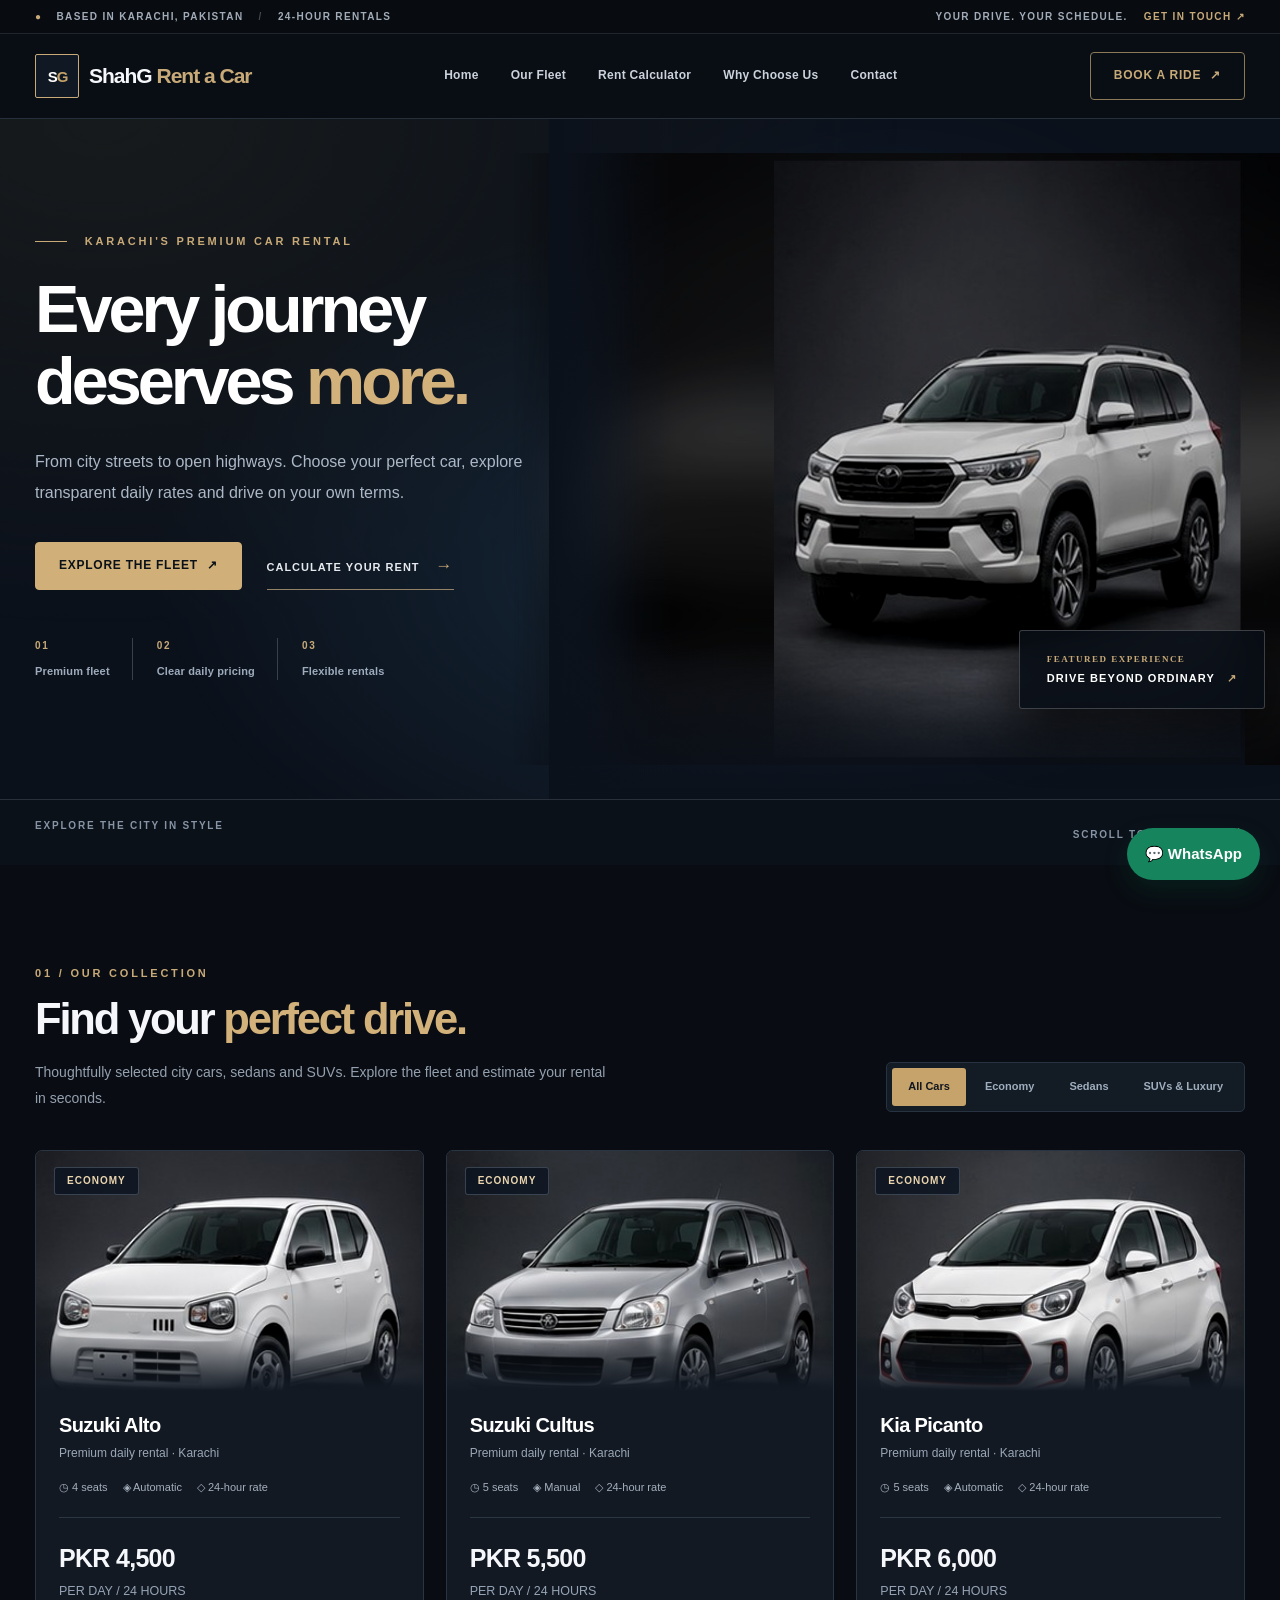
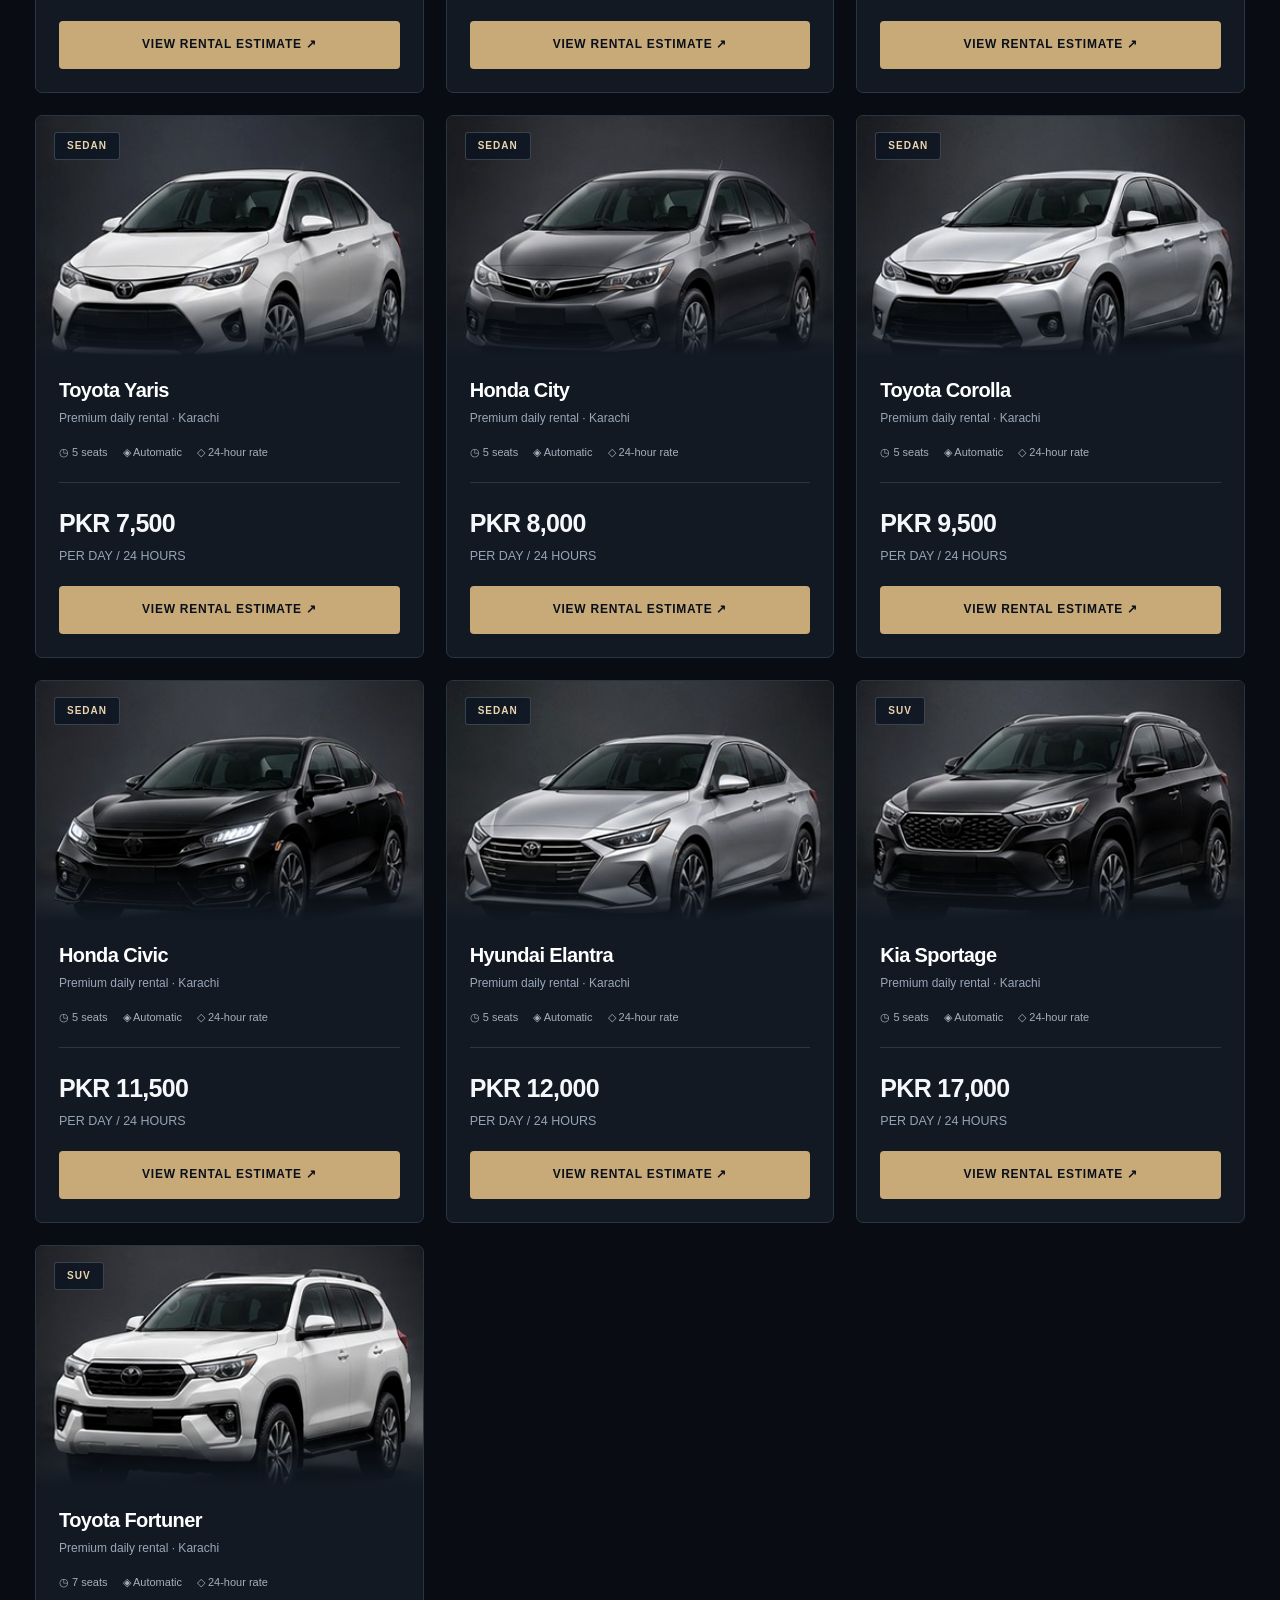
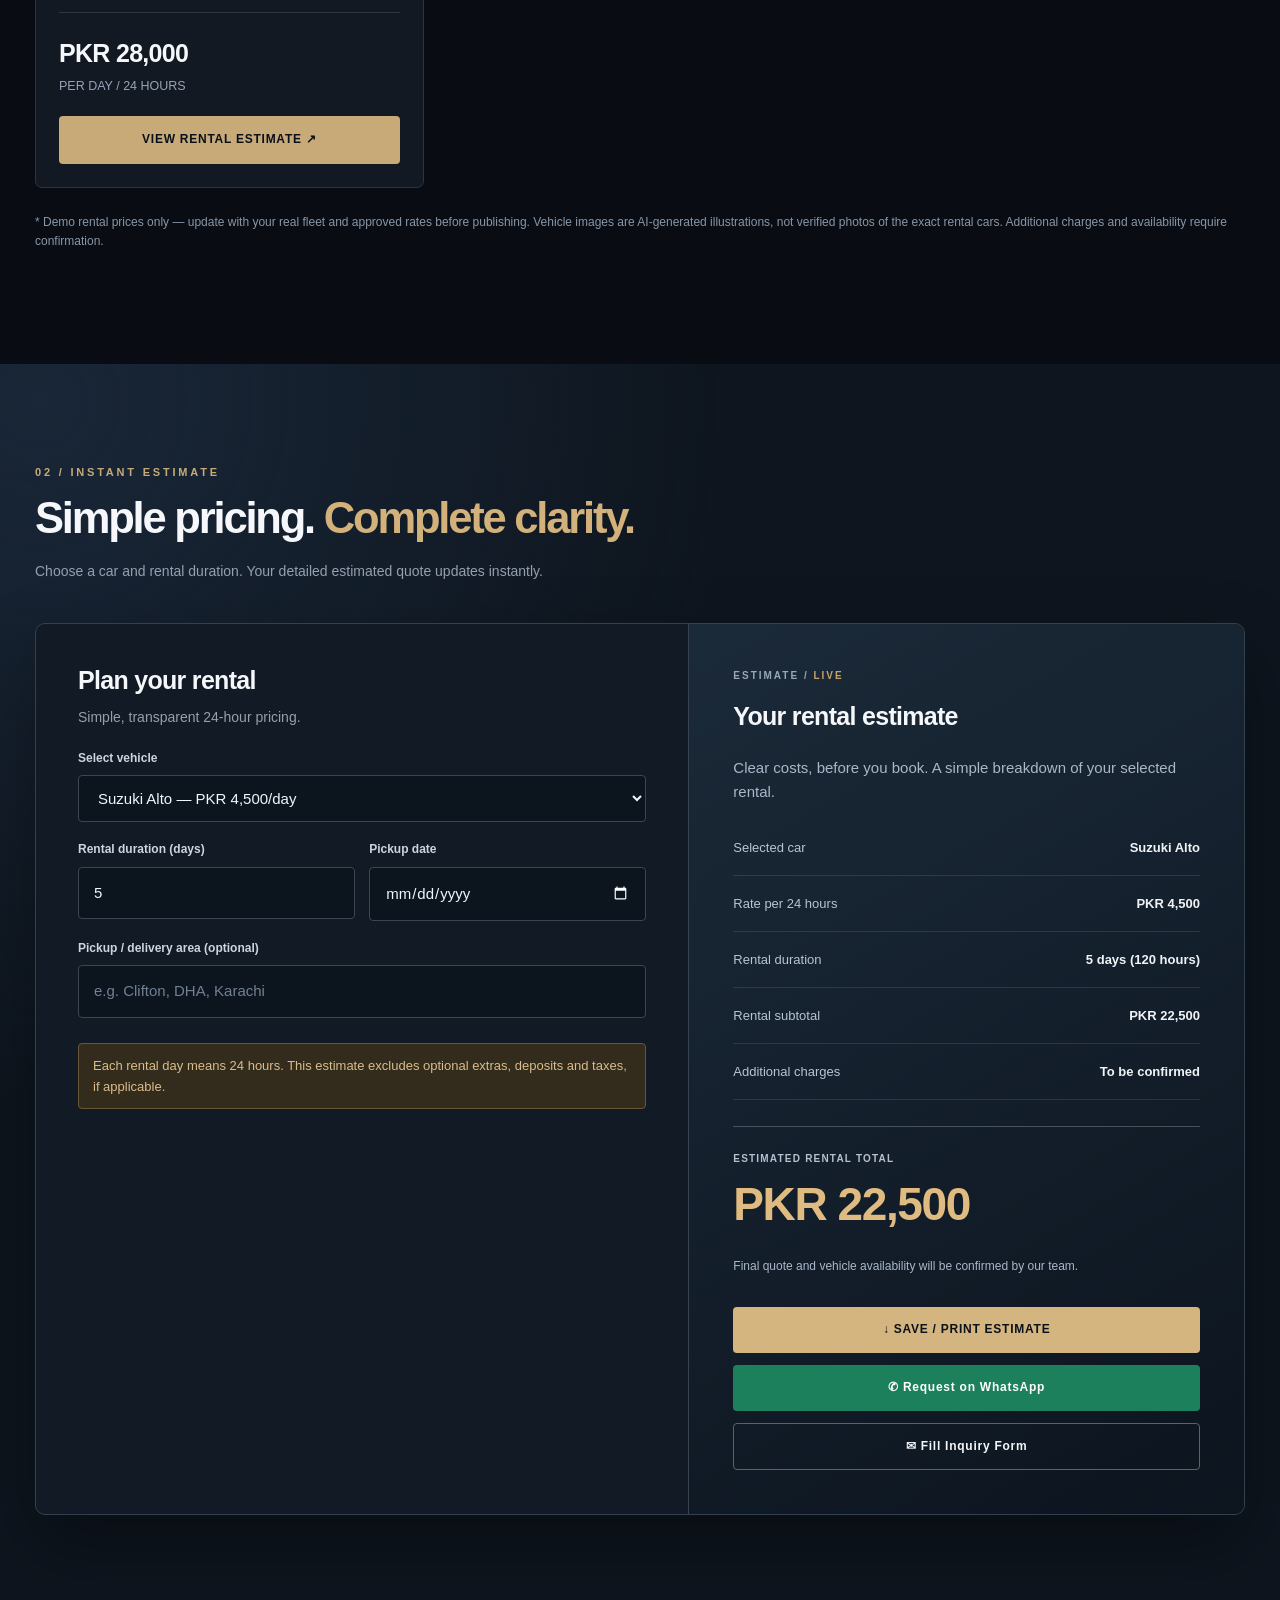
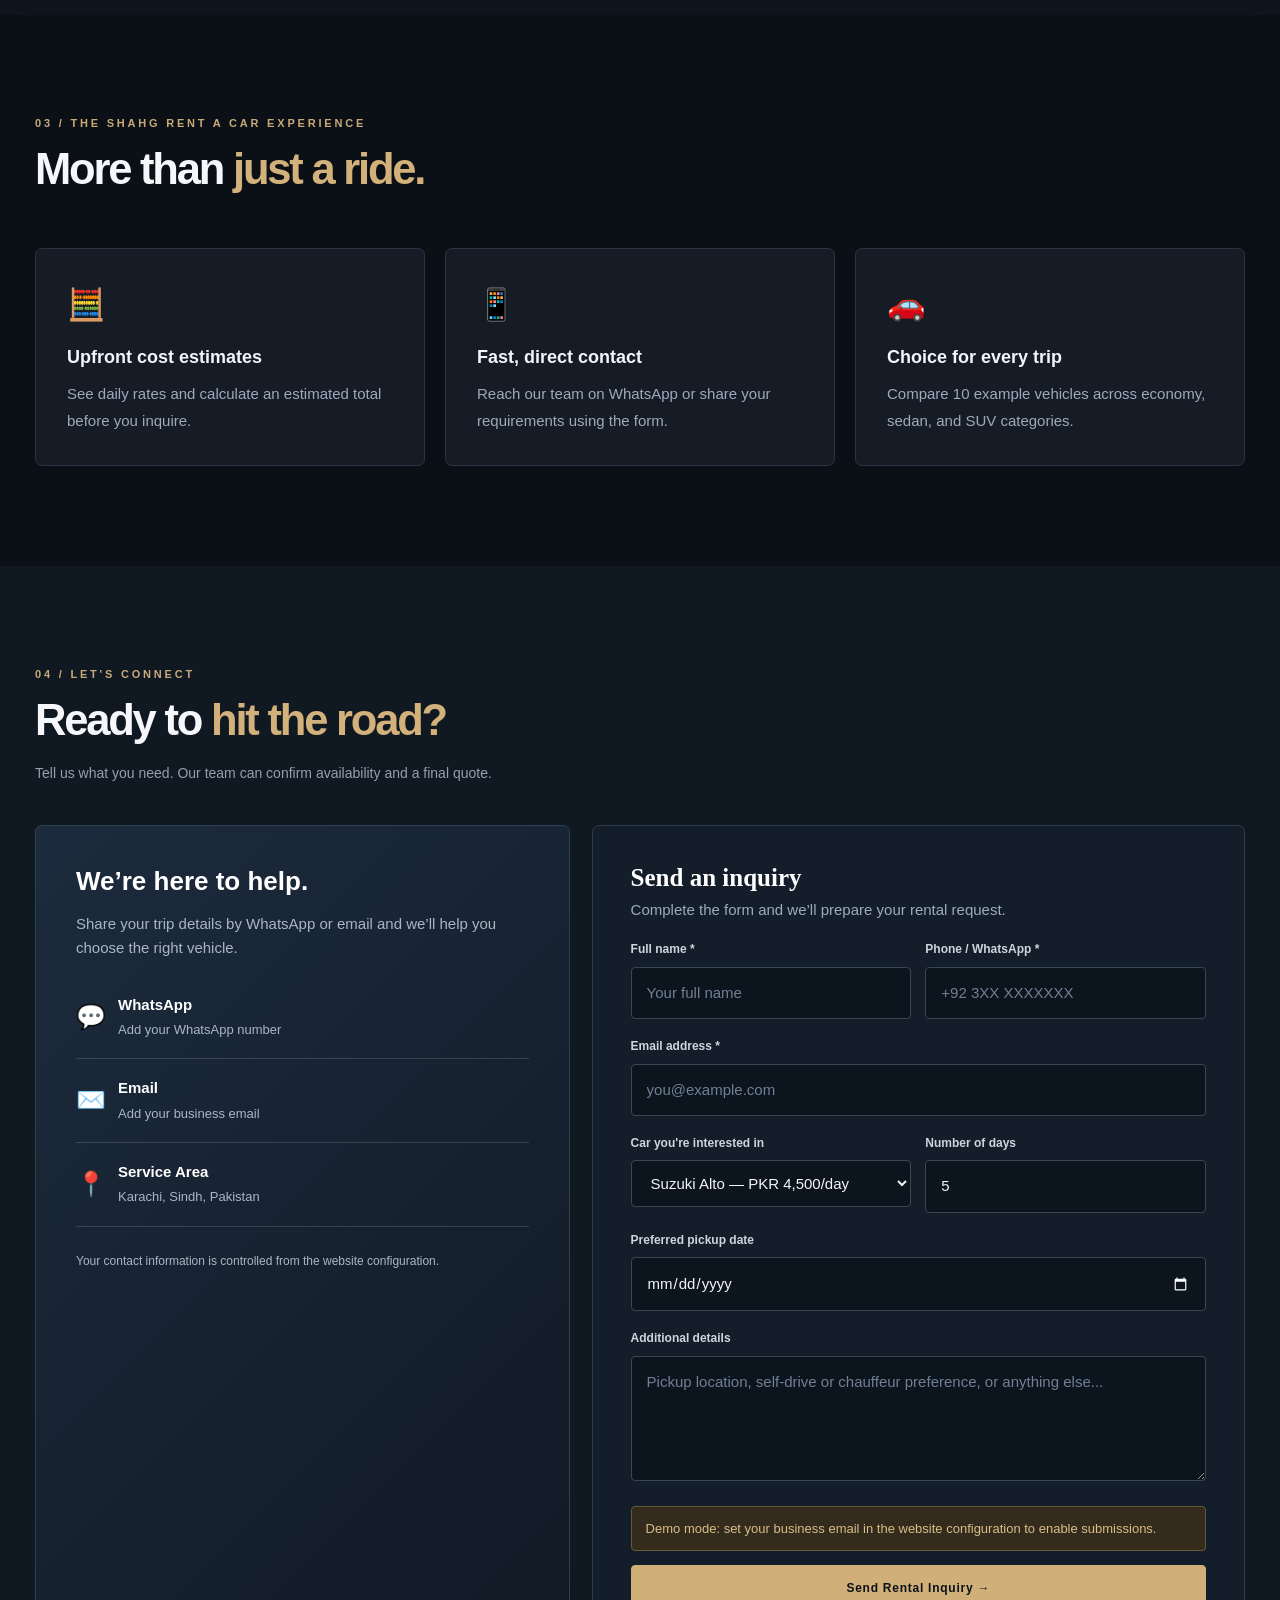
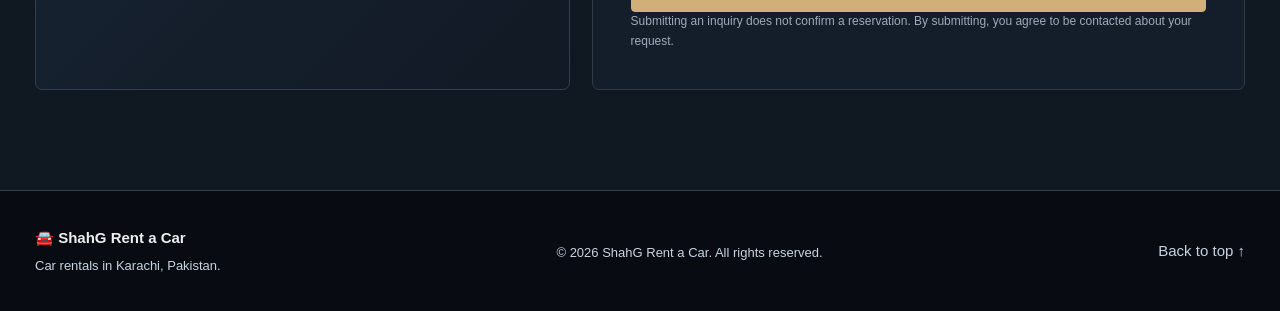
<file: index.html>
<!doctype html>
<html lang="en">
<head>
<meta charset="UTF-8"><meta name="viewport" content="width=device-width,initial-scale=1"><meta name="theme-color" content="#0a0d12">
<meta name="description" content="Explore car rentals in Karachi. Compare daily rates, calculate total rental costs, and request a quote by WhatsApp or email.">
<title>ShahG Rent a Car | Premium Car Rentals in Karachi</title>

<link rel="stylesheet" href="assets/css/style.css">
</head>
<body>
<div class="topbar"><div class="container"><span><span class="gold-dot">●</span> BASED IN KARACHI, PAKISTAN <span class="top-divider">/</span> 24-HOUR RENTALS</span><span>YOUR DRIVE. YOUR SCHEDULE. <a href="#contact">GET IN TOUCH ↗</a></span></div></div>
<header class="nav"><div class="container nav-inner"><a class="logo" href="#home"><span class="logo-mark">S<span>G</span></span><span>ShahG <span>Rent a Car</span></span></a><nav class="links" id="navLinks"><a href="#home">Home</a><a href="#fleet">Our Fleet</a><a href="#calculator">Rent Calculator</a><a href="#why">Why Choose Us</a><a href="#contact">Contact</a></nav><a class="btn btn-whatsapp wa-link" href="#contact" target="_blank" rel="noopener">BOOK A RIDE <span>↗</span></a><button class="menu-toggle" id="menuToggle" aria-label="Toggle navigation">☰</button></div></header>
<main>
<section class="hero" id="home">
  <div class="hero-shine"></div><div class="container hero-grid">
    <div class="hero-copy">
      <div class="eyebrow"><span class="kicker-rule"></span> KARACHI'S PREMIUM CAR RENTAL</div>
      <h1>Every journey<br>deserves <em>more.</em></h1>
      <p>From city streets to open highways. Choose your perfect car, explore transparent daily rates and drive on your own terms.</p>
      <div class="hero-actions"><a class="btn btn-primary" href="#fleet">EXPLORE THE FLEET <span>↗</span></a><a class="hero-link" href="#calculator">CALCULATE YOUR RENT <span>→</span></a></div>
      <div class="trust"><span><b>01</b> Premium fleet</span><span><b>02</b> Clear daily pricing</span><span><b>03</b> Flexible rentals</span></div>
    </div>
    <div class="hero-art">
      <div class="hero-car-backdrop"></div>
      <img class="hero-photo" src="assets/images/hero-suv.jpg" alt="Illustrative SUV showcase image" fetchpriority="high">
      <div class="hero-photo-fade"></div>
      <div class="hero-note"><span class="note-line"></span><small>FEATURED EXPERIENCE</small>DRIVE BEYOND ORDINARY <span>↗</span></div>
    </div>
  </div>
  <div class="hero-bottom"><div class="container"><span>EXPLORE THE CITY IN STYLE</span><span>SCROLL TO DISCOVER <span class="scroll-arrow">↓</span></span></div></div>
</section>
<section class="section" id="fleet"><div class="container"><div class="section-head"><div><div class="section-kicker">01 / OUR COLLECTION</div><h2>Find your <em>perfect drive.</em></h2><p class="section-lead">Thoughtfully selected city cars, sedans and SUVs. Explore the fleet and estimate your rental in seconds.</p></div><div class="filters" id="filters"><button class="chip active" data-filter="All">All Cars</button><button class="chip" data-filter="Economy">Economy</button><button class="chip" data-filter="Sedan">Sedans</button><button class="chip" data-filter="SUV">SUVs & Luxury</button></div></div><div class="fleet" id="fleetGrid"></div><p class="disclaimer">* Demo rental prices only — update with your real fleet and approved rates before publishing. Vehicle images are AI-generated illustrations, not verified photos of the exact rental cars. Additional charges and availability require confirmation.</p></div></section>
<section class="section" id="calculator"><div class="container"><div class="section-head"><div><div class="section-kicker">02 / INSTANT ESTIMATE</div><h2>Simple pricing. <em>Complete clarity.</em></h2><p class="section-lead">Choose a car and rental duration. Your detailed estimated quote updates instantly.</p></div></div><div class="calculator-wrap"><div class="calculator-form"><h3>Plan your rental</h3><p class="section-lead">Simple, transparent 24-hour pricing.</p><div class="field"><label for="calcCar">Select vehicle</label><select id="calcCar"></select></div><div class="form-grid"><div class="field"><label for="days">Rental duration (days)</label><input id="days" type="number" min="1" max="365" value="5" inputmode="numeric"></div><div class="field"><label for="startDate">Pickup date</label><input id="startDate" type="date"></div></div><div class="field"><label for="pickup">Pickup / delivery area (optional)</label><input id="pickup" placeholder="e.g. Clifton, DHA, Karachi"></div><div class="notice">Each rental day means 24 hours. This estimate excludes optional extras, deposits and taxes, if applicable.</div></div><div class="summary"><div class="quote-kicker">ESTIMATE / <span>LIVE</span></div><div class="quote-print-only" id="printMeta">SHAHG RENT A CAR · KARACHI, PAKISTAN · NON-BINDING RENTAL ESTIMATE</div><h3>Your rental estimate</h3><p>Clear costs, before you book. A simple breakdown of your selected rental.</p><div class="summary-line"><span>Selected car</span><strong id="sCar">—</strong></div><div class="summary-line"><span>Rate per 24 hours</span><strong id="sRate">—</strong></div><div class="summary-line"><span>Rental duration</span><strong id="sDays">—</strong></div>
<div class="summary-line"><span>Rental subtotal</span><strong id="sSubtotal">—</strong></div>
<div class="summary-line"><span>Additional charges</span><strong>To be confirmed</strong></div><div class="total-block"><label>Estimated rental total</label><div class="total" id="sTotal" aria-live="polite">—</div></div><p class="fineprint">Final quote and vehicle availability will be confirmed by our team.</p><button id="printQuote" class="btn btn-print" type="button">↓ SAVE / PRINT ESTIMATE</button><a id="quoteWhatsApp" class="btn btn-whatsapp" target="_blank" rel="noopener" href="#contact">✆ Request on WhatsApp</a><button id="quoteEmail" class="btn btn-outline" type="button">✉ Fill Inquiry Form</button></div></div></div></section>
<section class="section" id="why"><div class="container"><div class="section-head"><div><div class="section-kicker">03 / THE SHAHG RENT A CAR EXPERIENCE</div><h2>More than <em>just a ride.</em></h2></div></div><div class="why-grid"><div class="why"><div class="why-icon">🧮</div><h3>Upfront cost estimates</h3><p>See daily rates and calculate an estimated total before you inquire.</p></div><div class="why"><div class="why-icon">📱</div><h3>Fast, direct contact</h3><p>Reach our team on WhatsApp or share your requirements using the form.</p></div><div class="why"><div class="why-icon">🚗</div><h3>Choice for every trip</h3><p>Compare 10 example vehicles across economy, sedan, and SUV categories.</p></div></div></div></section>
<section class="section" id="contact"><div class="container"><div class="section-head"><div><div class="section-kicker">04 / LET'S CONNECT</div><h2>Ready to <em>hit the road?</em></h2><p class="section-lead">Tell us what you need. Our team can confirm availability and a final quote.</p></div></div><div class="contact-grid"><aside class="contact-info"><h3>We’re here to help.</h3><p>Share your trip details by WhatsApp or email and we’ll help you choose the right vehicle.</p><a class="contact-link wa-link" href="#contact" target="_blank" rel="noopener"><span style="font-size:24px">💬</span><div><strong>WhatsApp</strong><span id="waDisplay">Add your WhatsApp number</span></div></a><a class="contact-link" id="emailLink" href="#contact"><span style="font-size:24px">✉️</span><div><strong>Email</strong><span id="emailDisplay">Add your email address</span></div></a><div class="contact-link"><span style="font-size:24px">📍</span><div><strong>Service Area</strong><span>Karachi, Sindh, Pakistan</span></div></div><p style="font-size:12px;margin-top:25px">Your contact information is controlled from the website configuration.</p></aside><form class="contact-form" id="inquiryForm"><h3>Send an inquiry</h3><p>Complete the form and we’ll prepare your rental request.</p><div class="form-grid"><div class="field"><label for="customerName">Full name *</label><input id="customerName" name="name" autocomplete="name" required placeholder="Your full name"></div><div class="field"><label for="customerPhone">Phone / WhatsApp *</label><input id="customerPhone" name="phone" type="tel" autocomplete="tel" required placeholder="+92 3XX XXXXXXX"></div></div><div class="field"><label for="customerEmail">Email address *</label><input id="customerEmail" name="email" type="email" autocomplete="email" required placeholder="you@example.com"></div><div class="form-grid"><div class="field"><label for="formCar">Car you're interested in</label><select id="formCar" name="car"></select></div><div class="field"><label for="formDays">Number of days</label><input id="formDays" name="days" type="number" min="1" max="365" value="5" required></div></div><div class="field"><label for="formDate">Preferred pickup date</label><input id="formDate" name="pickup_date" type="date"></div><div class="field"><label for="customerMessage">Additional details</label><textarea id="customerMessage" name="message" rows="4" placeholder="Pickup location, self-drive or chauffeur preference, or anything else..."></textarea></div><input type="hidden" name="estimated_total" id="formTotal"><input type="hidden" name="_subject" value="New ShahG Rent a Car rental inquiry"><input type="hidden" name="_captcha" value="true"><div id="formStatus" class="notice" role="status">Demo mode: set your business email in the website configuration to enable submissions.</div><button class="btn btn-primary" type="submit" style="width:100%">Send Rental Inquiry →</button><p class="form-footnote">Submitting an inquiry does not confirm a reservation. By submitting, you agree to be contacted about your request.</p></form></div></div></section>
</main>
<footer class="footer"><div class="container"><div><strong>🚘 ShahG Rent a Car</strong><p>Car rentals in Karachi, Pakistan.</p></div><p>© <span id="year"></span> ShahG Rent a Car. All rights reserved.</p><a href="#home">Back to top ↑</a></div></footer>
<a class="floating-wa wa-link" href="#contact" target="_blank" rel="noopener">💬 WhatsApp</a>
<script src="assets/js/main.js" defer></script>
</body></html>
</file>
<file: assets/css/style.css>
:root{--navy:#101b2a;--blue:#3479e6;--light:#f5f7fb;--ink:#17243a;--muted:#66758a;--line:#e6ebf2;--white:#fff;--shadow:0 16px 40px rgba(16,27,42,.09)}*{box-sizing:border-box}html{scroll-behavior:smooth}body{margin:0;font:15px/1.55 system-ui,-apple-system,Segoe UI,sans-serif;color:var(--ink);background:var(--light)}button,input,textarea,select{font:inherit}a{text-decoration:none;color:inherit}button{cursor:pointer}.container{width:min(1180px,calc(100% - 40px));margin:auto}.topbar{background:#0b1522;color:#bccbda;padding:8px 0;font-size:12px}.topbar .container{display:flex;justify-content:space-between;gap:16px}.topbar a{color:white}.nav{background:#fff;position:sticky;top:0;z-index:20;box-shadow:0 2px 20px #1020390a}.nav-inner{display:flex;align-items:center;justify-content:space-between;gap:16px;min-height:76px}.logo{display:flex;align-items:center;gap:10px;font-size:22px;font-weight:850;letter-spacing:-.8px}.logo-mark{width:40px;height:40px;display:grid;place-items:center;background:#e8f0ff;border-radius:12px;color:var(--blue);font-size:24px}.logo span span{color:var(--blue)}.links{display:flex;align-items:center;gap:28px;font-weight:600;font-size:14px}.links a:hover{color:var(--blue)}.btn{border:0;border-radius:11px;padding:13px 19px;display:inline-flex;justify-content:center;align-items:center;gap:9px;font-weight:700;transition:.2s}.btn:hover{transform:translateY(-1px)}.btn-primary{color:white;background:var(--blue)}.btn-dark{color:white;background:var(--navy)}.btn-outline{background:white;color:var(--navy);border:1px solid #dce4ef}.btn-whatsapp{color:white;background:#13a86b}.menu-toggle{display:none;background:white;border:1px solid var(--line);border-radius:9px;padding:8px 11px}.hero{background:radial-gradient(circle at 82% 30%,#254d84 0%,transparent 35%),linear-gradient(115deg,#111d2c,#172a43);color:white;overflow:hidden}.hero-grid{display:grid;grid-template-columns:1fr 1fr;min-height:490px;align-items:center;gap:24px}.eyebrow{text-transform:uppercase;letter-spacing:2px;font-weight:800;font-size:12px;color:#76afff}.hero h1{font-size:clamp(40px,5vw,66px);letter-spacing:-2.5px;line-height:1.07;margin:15px 0 18px}.hero p{font-size:17px;color:#c1d0e1;max-width:490px}.hero-actions{display:flex;gap:12px;flex-wrap:wrap;margin:26px 0}.trust{display:flex;gap:28px;flex-wrap:wrap;color:#d5e2f3;font-size:13px;font-weight:600}.trust b{color:#69d4a2}.hero-art{position:relative;min-height:400px;display:flex;align-items:center;justify-content:center}.hero-art:before{content:'';position:absolute;width:440px;height:440px;background:#2d5a98;filter:blur(80px);opacity:.45;border-radius:100%}.hero-car{font-size:clamp(160px,23vw,310px);filter:drop-shadow(0 35px 17px #0005);transform:scaleX(-1);position:relative}.hero-note{position:absolute;bottom:70px;left:0;background:#fff;color:var(--navy);border-radius:14px;padding:12px 17px;box-shadow:var(--shadow);font-weight:800}.hero-note small{display:block;color:var(--muted);font-weight:500}.section{padding:78px 0}.section-head{display:flex;justify-content:space-between;align-items:end;gap:20px;margin-bottom:30px}.section-kicker{font-size:12px;text-transform:uppercase;letter-spacing:2px;color:var(--blue);font-weight:850}.section h2{font-size:clamp(29px,3vw,41px);letter-spacing:-1.4px;margin:4px 0 8px}.section-lead{color:var(--muted);margin:0;max-width:580px}.filters{display:flex;gap:9px;flex-wrap:wrap}.chip{border:1px solid #dce4ef;background:white;padding:9px 15px;border-radius:30px;color:#41526b;font-weight:700}.chip.active{background:var(--navy);color:white;border-color:var(--navy)}.fleet{display:grid;grid-template-columns:repeat(3,minmax(0,1fr));gap:22px}.car-card{background:white;border:1px solid var(--line);border-radius:18px;overflow:hidden;box-shadow:0 6px 25px #192d4c06;display:flex;flex-direction:column}.car-visual{height:195px;position:relative;display:flex;align-items:center;justify-content:center;background:linear-gradient(135deg,#e9f0fb,#f5f8fd)}.car-visual[data-tone="warm"]{background:linear-gradient(135deg,#f1ede7,#f9f7f1)}.car-visual[data-tone="dark"]{background:linear-gradient(135deg,#c9d9e9,#eff5f9)}.car-visual .vehicle{font-size:114px;line-height:1;filter:drop-shadow(0 15px 9px #34466335)}.pill{position:absolute;top:16px;left:16px;background:white;border-radius:20px;padding:5px 11px;font-size:11px;font-weight:850;color:#3c5677}.car-details{padding:21px;display:flex;flex-direction:column;flex:1}.car-details h3{font-size:21px;letter-spacing:-.6px;margin:0}.subtext{font-size:13px;color:var(--muted);margin:3px 0 14px}.specs{display:flex;gap:12px;flex-wrap:wrap;font-size:12px;color:#607086;border-bottom:1px solid var(--line);padding-bottom:16px}.price-line{display:flex;justify-content:space-between;align-items:end;padding:18px 0}.price-line strong{font-size:24px;color:#1c3c6f;letter-spacing:-.7px}.price-line small{display:block;color:var(--muted)}.car-card .btn{width:100%}.calculator-wrap{background:#fff;border:1px solid var(--line);box-shadow:var(--shadow);border-radius:24px;display:grid;grid-template-columns:1.08fr .92fr;overflow:hidden}.calculator-form{padding:34px}.calculator-form h3,.summary h3{font-size:23px;letter-spacing:-.7px;margin:0 0 5px}.field{display:flex;flex-direction:column;gap:7px;margin-top:16px}.field label{font-weight:750;font-size:13px}.field select,.field input,.field textarea{width:100%;border:1px solid #dae3ef;border-radius:10px;background:#fff;color:var(--ink);padding:12px 13px;outline:none}.field :is(select,input,textarea):focus{border-color:var(--blue);box-shadow:0 0 0 3px #3479e61d}.form-grid{display:grid;grid-template-columns:1fr 1fr;gap:14px}.summary{background:linear-gradient(155deg,#14263e,#0d1929);color:white;padding:35px;display:flex;flex-direction:column}.summary p{color:#b6c6d8}.summary-line{display:flex;justify-content:space-between;gap:12px;padding:13px 0;border-bottom:1px solid #ffffff23;color:#c6d3e4}.summary-line strong{color:white}.total-block{margin:25px 0 14px;border-top:1px solid #ffffff33;padding-top:18px}.total-block label{font-size:13px;color:#becde0}.total{font-size:clamp(33px,4vw,46px);line-height:1.2;letter-spacing:-1px;font-weight:900}.fineprint{font-size:12px;color:#c0cddd}.summary .btn{margin-top:12px}.why-grid{display:grid;grid-template-columns:repeat(3,1fr);gap:20px}.why{background:white;padding:25px;border-radius:16px;border:1px solid var(--line)}.why .why-icon{font-size:29px}.why h3{font-size:18px;margin:12px 0 6px}.why p{color:var(--muted);margin:0}.contact-grid{display:grid;grid-template-columns:.9fr 1.1fr;gap:30px}.contact-info{background:#102036;color:white;border-radius:22px;padding:32px}.contact-info h3{font-size:26px;margin:0 0 8px}.contact-info p{color:#b8c8db}.contact-link{display:flex;gap:12px;align-items:center;padding:17px 0;border-bottom:1px solid #ffffff24;word-break:break-word}.contact-link strong{display:block;color:white}.contact-link span{color:#b8c8db;font-size:13px}.contact-form{padding:30px;background:white;border:1px solid var(--line);border-radius:22px}.contact-form h3{font-size:24px;margin:0 0 6px}.contact-form>p{margin:0;color:var(--muted)}.form-footnote{font-size:12px;color:var(--muted)}.notice{padding:11px 14px;background:#fff7e7;color:#745317;border:1px solid #f3dba8;border-radius:10px;font-size:13px;margin:14px 0}.footer{background:#0c1726;color:#c8d4e2;padding:35px 0}.footer .container{display:flex;align-items:center;justify-content:space-between;gap:20px;flex-wrap:wrap}.footer strong{color:white}.footer p{font-size:13px;margin:4px 0 0}.floating-wa{position:fixed;right:20px;bottom:20px;background:#13a86b;color:#fff;border-radius:50px;padding:15px 18px;font-weight:800;box-shadow:0 10px 25px #0a533b3d;z-index:15}.hide{display:none!important}.disclaimer{font-size:12px;color:var(--muted);margin-top:14px}
@media(max-width:900px){.fleet{grid-template-columns:repeat(2,1fr)}.hero-grid{grid-template-columns:1fr 0.7fr}.hero-car{font-size:170px}.contact-grid{grid-template-columns:1fr}.links{gap:12px}.section{padding:58px 0}}
@media(max-width:650px){.container{width:min(100% - 28px,1180px)}.topbar .container{flex-direction:column;gap:1px}.nav-inner{min-height:66px}.logo{font-size:19px}.links{display:none;position:absolute;top:66px;left:0;right:0;flex-direction:column;align-items:stretch;padding:16px 22px;background:white;box-shadow:0 15px 20px #0002}.links.open{display:flex}.menu-toggle{display:block}.nav-inner>.btn{display:none}.hero-grid{grid-template-columns:1fr;min-height:auto;padding-top:55px}.hero h1{font-size:46px}.hero-art{min-height:180px}.hero-car{font-size:170px}.hero-note{bottom:12px;left:8px}.fleet,.why-grid,.calculator-wrap{grid-template-columns:1fr}.section-head{flex-direction:column;align-items:start}.calculator-form,.summary,.contact-info,.contact-form{padding:24px}.form-grid{grid-template-columns:1fr}.car-visual{height:175px}.floating-wa{right:13px;bottom:13px}.section{padding:50px 0}}

/* ===== SHAHG RENT A CAR / DARK LUXURY CONCEPT, OCTOBER 2026 ===== */
:root{
  --navy:#0a0e14;--blue:#c6a36a;--light:#0c1118;--ink:#f5f6f6;
  --muted:#95a0af;--line:#28313d;--white:#101924;
  --shadow:0 30px 80px rgba(0,0,0,.23);--gold:#c8aa79;
}
html{scroll-behavior:smooth}
body{font:15px/1.62 'DM Sans',Arial,sans-serif;background:#090d13;color:#f2f5f8}
a,button{transition:all .25s ease}
.container{width:min(1250px,calc(100% - 70px))}
.topbar{padding:9px 0;background:#080b10;border-bottom:1px solid #20252e;color:#a2acb8;font:700 10px/1.5 'Manrope',sans-serif;letter-spacing:1.35px}
.topbar .container{align-items:center}.topbar a{color:var(--gold);margin-left:12px}
.top-divider{color:#454b54;margin:0 11px}.gold-dot{color:var(--gold);margin-right:10px}
.nav{background:rgba(10,15,22,.97);border-bottom:1px solid #27303a;box-shadow:none;backdrop-filter:blur(15px)}
.nav-inner{min-height:84px}
.logo{font-family:Manrope,sans-serif;font-size:21px;font-weight:850;color:#f5f7fb;letter-spacing:-1px}
.logo>span:last-child>span{color:var(--gold)}
.logo-mark{display:flex;align-items:center;justify-content:center;gap:1px;width:44px;height:44px;border:1px solid var(--gold);border-radius:2px;color:#fff;background:#101923;font:bold 15px 'Manrope',sans-serif;letter-spacing:-2px}
.logo-mark span{color:var(--gold)}
.links{gap:32px;color:#cbd2db;font-size:12px;letter-spacing:.3px}
.links a{border-bottom:1px solid transparent;padding:7px 0}
.links a:hover{color:var(--gold);border-color:var(--gold)}
.btn{border-radius:4px;font-size:12px;letter-spacing:.75px;font-weight:850;min-height:46px;padding:13px 23px}
.btn-primary{background:#d1af78;color:#0b1118;border:1px solid #d1af78}
.btn-primary:hover{background:#f0cc95}
.btn-dark{background:#c8aa79;color:#0a1019}
.btn-outline{background:transparent;border:1px solid #596273;color:#f3f6fa}
.btn-outline:hover{border-color:#bfa77b}
.btn-whatsapp{background:#1b805b;color:#fff}
.nav-inner>.btn-whatsapp{background:transparent;border:1px solid #8c7a57;color:var(--gold)}
.nav-inner>.btn-whatsapp:hover{background:#c8aa791e}
.hero{background:#0b111b;position:relative}
.hero-shine{position:absolute;pointer-events:none;inset:0;background:radial-gradient(ellipse at 55% 60%,#1e354a 0%,transparent 55%),radial-gradient(ellipse at 8% 0%,#20211d 0,transparent 48%);opacity:.6}
.hero-grid{grid-template-columns: .85fr 1.15fr;min-height:680px;gap:0}
.hero-copy{position:relative;z-index:4;padding:90px 0 95px}
.eyebrow,.section-kicker{font-size:11px;font-weight:850;letter-spacing:2.8px;color:var(--gold)}
.kicker-rule{width:32px;height:1px;display:inline-block;background:var(--gold);vertical-align:middle;margin-right:12px}
.hero h1{font:800 clamp(48px,5.2vw,82px)/1.075 Manrope,Arial,sans-serif;letter-spacing:-4px;margin:24px 0 28px}
.hero h1 em,.section h2 em{color:#d3b17b;font-style:normal}
.hero p{font-size:16px;color:#acb8c7;line-height:1.95;max-width:490px}
.hero-actions{margin:34px 0 48px;gap:25px;align-items:center}
.hero-link{font-weight:800;font-size:11px;letter-spacing:1px;color:#e6e9ed;border-bottom:1px solid #938265;padding:10px 0}
.hero-link span{color:var(--gold);margin-left:12px;font-size:17px}
.trust{gap:24px;margin-top:36px;justify-content:start}
.trust span{color:#9dabbc;letter-spacing:.15px;font-size:11px;border-right:1px solid #36404f;padding-right:22px}
.trust span:last-child{border:0}
.trust b{display:block;color:var(--gold);font-size:10px;letter-spacing:1.8px;margin-bottom:8px}
.hero-art{min-height:640px;overflow:visible;align-self:stretch;position:relative}
.hero-car-backdrop{position:absolute;width:85%;height:80%;top:10%;right:0;background:radial-gradient(circle,#243d5e 0,transparent 71%);opacity:.6}
.hero-photo{position:absolute;width:120%;height:90%;max-width:none;top:5%;left:-5%;object-fit:cover;object-position:32% center;filter:contrast(1.08) brightness(.8);-webkit-mask-image:linear-gradient(to right,transparent 0%,black 15%,black 96%);mask-image:linear-gradient(to right,transparent 0%,black 15%,black 96%)}
.hero-photo-fade{position:absolute;inset:0;background:linear-gradient(90deg,#0b111b 0%,transparent 18%),linear-gradient(0deg,#0b111b 0%,transparent 23%)}
.hero-note{left:auto;bottom:90px;right:-20px;border:1px solid #ffffff35;background:rgba(9,15,23,.86);backdrop-filter:blur(15px);border-radius:3px;box-shadow:0 20px 50px #0008;color:#fff;font:800 11px 'Manrope',Arial,sans-serif;letter-spacing:1.1px;padding:23px 27px;min-width:225px}
.hero-note small{color:var(--gold);font:700 9px Manrope;letter-spacing:1.5px;margin-bottom:8px}
.hero-note>span:last-child{color:var(--gold);margin-left:8px}
.hero-bottom{position:relative;z-index:4;background:#0b1119;border-top:1px solid #2a3039;padding:18px 0;font-size:10px;color:#8694a5;font-weight:800;letter-spacing:1.8px}
.hero-bottom .container{display:flex;justify-content:space-between}
.scroll-arrow{font-size:18px;color:var(--gold);margin-left:12px}
.section{padding:100px 0}
.section h2{font:800 clamp(31px,3.4vw,49px)/1.2 Manrope,Arial,sans-serif;letter-spacing:-2.2px;color:#f5f7fa;margin:10px 0 15px}
.section-lead{font-size:14px;line-height:1.85;color:var(--muted)}
.section-head{margin-bottom:38px;align-items:end}
.filters{background:#131b25;padding:5px;border:1px solid #273341;border-radius:5px;gap:3px}
.chip{border:0;background:transparent;border-radius:3px;color:#9faebe;padding:10px 16px;font-weight:750;font-size:11px}
.chip.active{background:#c6a36a;color:#101720}
.chip:hover:not(.active){color:#fff;background:#283441}
.fleet{grid-template-columns:repeat(3,minmax(0,1fr));gap:22px}
.car-card{border:1px solid #2a3542;border-radius:7px;box-shadow:none;background:#121923;overflow:hidden;transition:transform .24s,border-color .24s}
.car-card:hover{transform:translateY(-6px);border-color:#957d56}
.car-visual{height:240px;background:radial-gradient(circle at 50% 70%,#354557,#141d28 62%);padding:0}
.car-visual:nth-child(even){background:#182535}
.car-visual img{width:100%;height:100%;object-fit:contain;object-position:center;display:block;filter:contrast(1.05);transition:transform .4s}
.car-card:hover .car-visual img{transform:scale(1.035)}
.car-visual .car-photo-fill{position:absolute;inset:0;width:100%;height:100%;object-fit:cover;opacity:.83;filter:brightness(.75)}
.car-visual:after{content:'';pointer-events:none;position:absolute;inset:0;background:linear-gradient(0deg,#121923 0%,transparent 24%)}
.car-visual .pill{top:16px;left:18px;background:#0b1421c9;border:1px solid #77849366;backdrop-filter:blur(8px);color:#ead5ae;border-radius:3px;padding:5px 12px;font-size:10px;letter-spacing:1px;z-index:3}
.photo-fallback{position:absolute;inset:0;display:none;place-items:center;text-align:center;color:#d0b680;font:800 13px Manrope;letter-spacing:2px;background:radial-gradient(#39495f,#101925)}
.photo-fallback.visible{display:grid}
.car-details{padding:23px}
.car-details h3{color:#fff;font:800 20px Manrope,Arial,sans-serif;letter-spacing:-.6px}
.subtext{color:#9aa7b7;font-size:12px;margin:7px 0 16px}
.specs{border-bottom:1px solid #2b3643;color:#a4afbd;font-size:11px;gap:15px;padding-bottom:20px}
.price-line{padding:20px 0}
.price-line strong{color:#f5f7fa;font-size:25px}
.price-line small{color:#96a4b7;margin-top:2px}
.car-card .btn{height:48px}
.car-card .btn:hover{background:#dfc391}
.disclaimer{color:#8796a8;font-size:12px;margin-top:25px}
#calculator{background:radial-gradient(circle at 3% 3%,#192738 0,transparent 40%),#0e151e}
.calculator-wrap{background:#111a25;border:1px solid #33404e;border-radius:10px;grid-template-columns:1.08fr .92fr;box-shadow:0 30px 75px #0005}
.calculator-form{padding:42px}
.calculator-form h3,.summary h3{font:800 25px Manrope,Arial,sans-serif;color:#f5f7fa;margin-bottom:10px}
.field{margin-top:18px}
.field label{color:#cdd5df;font-size:12px;font-weight:800}
.field select,.field input,.field textarea{background:#0c141e;color:#f2f6fa;border:1px solid #3b4653;border-radius:4px;padding:13px 15px;color-scheme:dark}
.field select:focus,.field input:focus,.field textarea:focus{border-color:#c8a970;box-shadow:0 0 0 3px #c8a97022}
.field input::placeholder,.field textarea::placeholder{color:#718094}
.notice{background:#332b1b;color:#d9bd8a;border:1px solid #695838;border-radius:4px;margin-top:25px}
.summary{background:linear-gradient(150deg,#1b2a39,#0c141e);padding:44px;border-left:1px solid #384250}
.summary p{color:#a9b7c8}
.quote-kicker{font-size:10px;color:#9aa7b9;font-weight:800;letter-spacing:2px;margin-bottom:18px}
.quote-kicker span{color:#c6a36a}.quote-print-only{display:none}
.summary-line{border-bottom:1px solid #ffffff1b;color:#b6c4d4;padding:17px 0;font-size:13px}
.summary-line strong{color:#f0f3f5}
.total-block{border-top:1px solid #ffffff3a;margin-top:26px}
.total-block label{color:#b5c1cf;letter-spacing:1.2px;font-size:10px;font-weight:800;text-transform:uppercase}
.total{color:#dfbb82;font:800 clamp(29px,3.8vw,46px) Manrope,Arial,sans-serif;letter-spacing:-1.4px;margin-top:8px}
.fineprint{color:#a2b1c3}
.btn-print{background:#d5b57f;color:#0c1219;width:100%;margin-top:18px!important}
.btn-print:hover{background:#eed1a0}
#why{background:#0b1017}
.why-grid{gap:20px}
.why{background:#151c26;border:1px solid #2b3541;border-radius:7px;padding:31px}
.why .why-icon{font-size:31px}
.why h3{color:#f2f5f9;margin:17px 0 12px;font:800 18px Manrope,Arial,sans-serif}
.why p{color:#9eaabc;line-height:1.8}
#contact{background:#101822}
.contact-grid{gap:22px}
.contact-info{background:linear-gradient(135deg,#1c2b3d,#111924);border:1px solid #304050;border-radius:7px;padding:40px}
.contact-info h3{color:#fff;font:800 26px Manrope,Arial,sans-serif}
.contact-info p,.contact-link span{color:#aab6c4}
.contact-link{border-color:#ffffff24}
.contact-form{background:#141e2a;border:1px solid #2e3b49;border-radius:7px;padding:38px}
.contact-form h3{color:#fff;font:800 25px Manrope}
.contact-form>p,.form-footnote{color:#9fabba}
.footer{border-top:1px solid #32404c;background:#080c12}
.footer strong{color:#eee}
.floating-wa{background:#16845d;border-radius:100px;padding:14px 18px}
.menu-toggle{background:#121923;color:#f9f9f9;border:1px solid #4b5460}
@media(max-width:1050px){.hero h1{font-size:58px}.hero-grid{min-height:600px}.hero-photo{left:-2%;width:118%}.hero-note{right:0}.fleet{grid-template-columns:repeat(2,1fr)}.hero-copy{padding-top:85px}}
@media(max-width:800px){.container{width:calc(100% - 38px)}.hero-grid{grid-template-columns:1fr}.hero-copy{padding:62px 0 15px}.hero-art{height:340px;min-height:340px}.hero-photo{width:100%;height:120%;top:-18%;left:0;object-position:center}.hero-note{bottom:18px;right:10px}.hero h1{font-size:clamp(45px,7vw,66px)}.trust{margin-top:35px}.contact-grid{grid-template-columns:1fr}.links{gap:15px;font-size:11px}.nav-inner>.btn{display:none}}
@media(max-width:650px){.container{width:calc(100% - 32px)}.topbar{font-size:8px;letter-spacing:1px}.topbar .container{align-items:start;gap:5px}.top-divider{margin:0 5px}.nav-inner{min-height:70px}.logo{font-size:19px}.links{top:70px;background:#101822;border:1px solid #2c3745}.links a{padding:10px;color:#e4edf6}.hero-copy{padding:49px 0 0}.hero h1{font-size:46px;letter-spacing:-2.7px;margin:22px 0}.hero p{font-size:14px}.hero-actions{gap:19px;margin:28px 0 23px}.hero-art{height:275px;min-height:275px}.hero-photo{height:120%;top:-8%;object-position:center;filter:brightness(.84)}.hero-photo-fade{background:linear-gradient(0deg,#0b111b 0%,transparent 29%)}.hero-note{padding:12px 15px;min-width:auto;font-size:8px;right:4px;bottom:7px}.hero-note small{font-size:8px}.trust{gap:13px;margin-top:25px}.trust span{font-size:10px;padding-right:10px}.hero-bottom{padding:13px 0;font-size:8px}.section{padding:63px 0}.section h2{font-size:34px;letter-spacing:-1.3px}.section-head{margin-bottom:23px}.filters{width:100%;justify-content:space-between}.chip{padding:9px 10px;font-size:10px}.fleet{grid-template-columns:1fr;gap:17px}.car-visual{height:225px}.calculator-form,.summary,.contact-info,.contact-form{padding:25px}.calculator-wrap{grid-template-columns:1fr}.summary{border-left:0;border-top:1px solid #394557}.hero-link{font-size:10px}.form-grid{grid-template-columns:1fr}}
@media print{
 body{background:white!important;color:#151515}
 .topbar,.nav,.hero,#fleet,#why,#contact,.footer,.floating-wa,.section-head,#calculator .calculator-form,.summary .btn,.summary p.fineprint{display:none!important}
 .section{padding:0!important}#calculator{background:white!important}.calculator-wrap{display:block!important;box-shadow:none;border:0}
 .summary{background:white!important;color:#111!important;border:none;padding:20px!important}
 .summary h3,.summary-line strong,.summary-line,.total{color:#111!important}
 .quote-kicker{color:#555}.quote-kicker span{color:#555}.quote-print-only{display:block;color:#666;font-weight:bold;letter-spacing:1px;margin-bottom:20px}
}
/* All car imagery bundled locally. */
.car-visual img{object-fit:cover;object-position:center 52%;}
</file>
